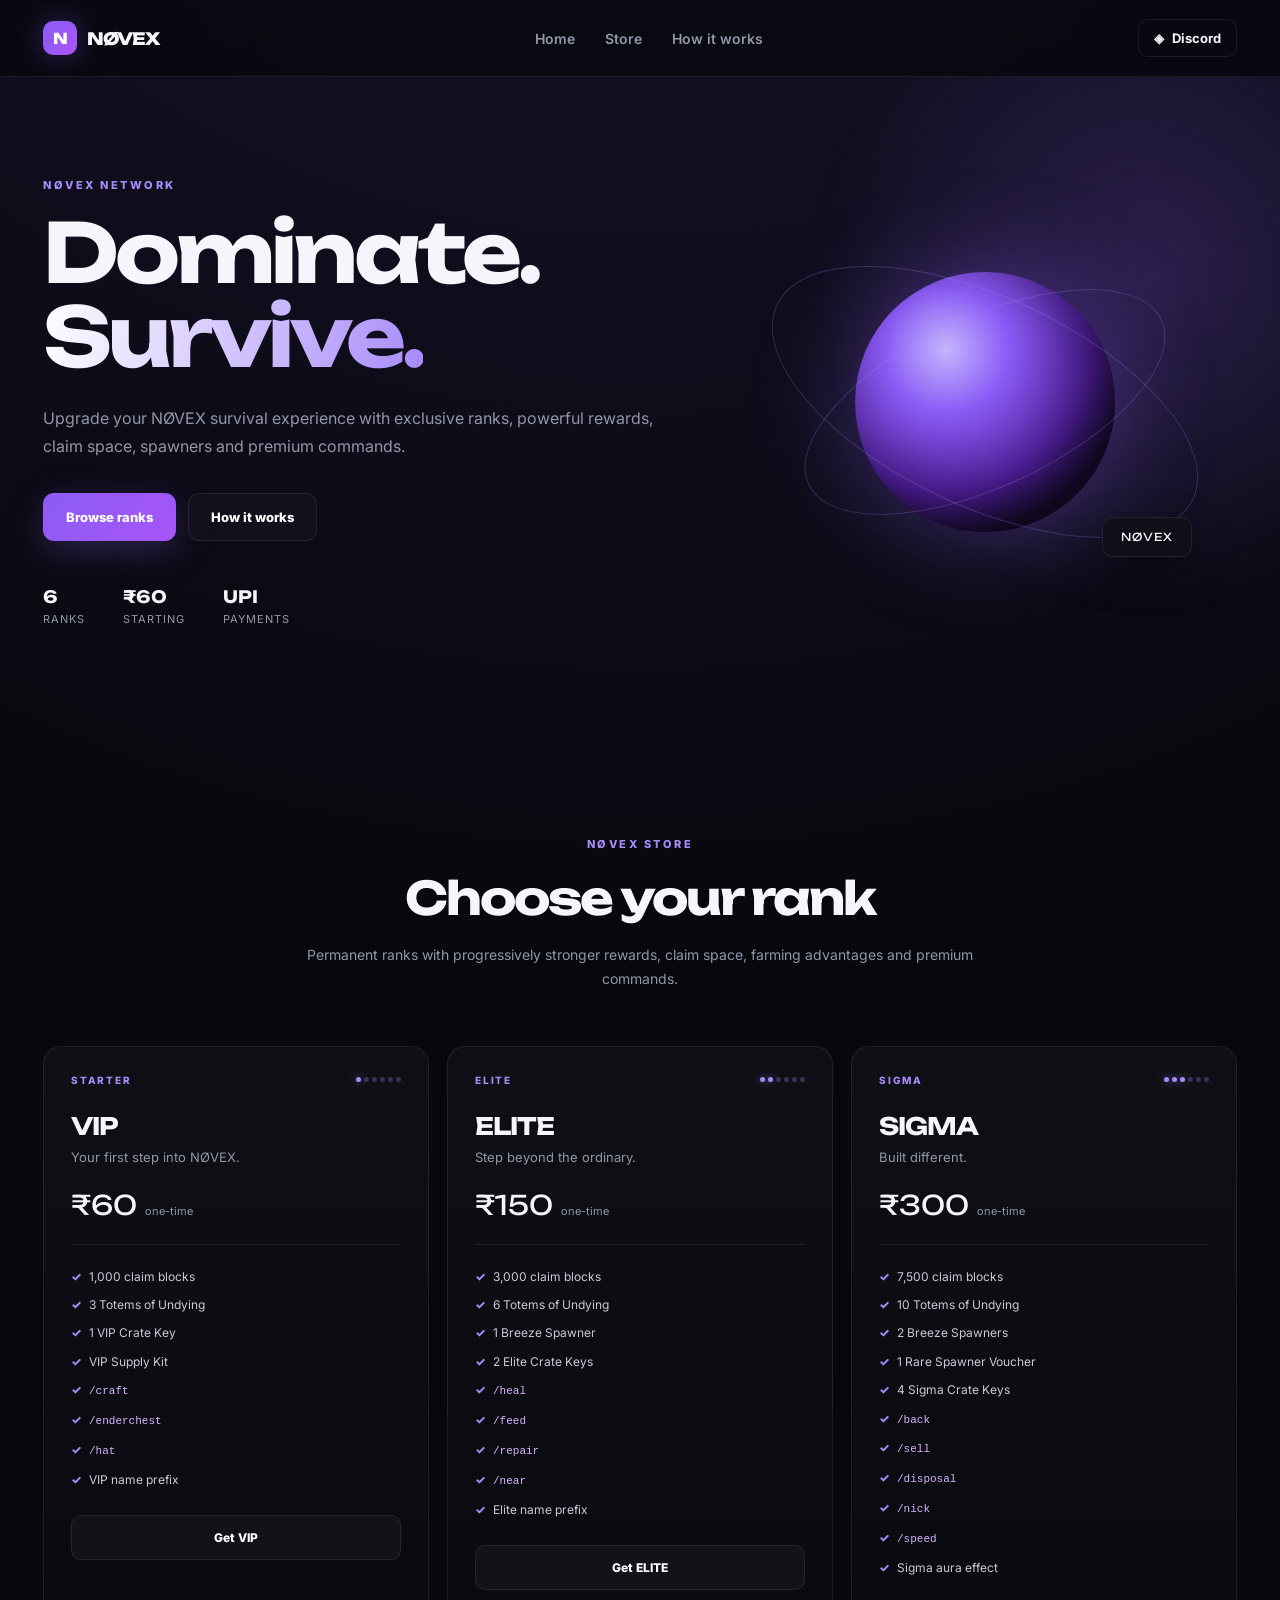
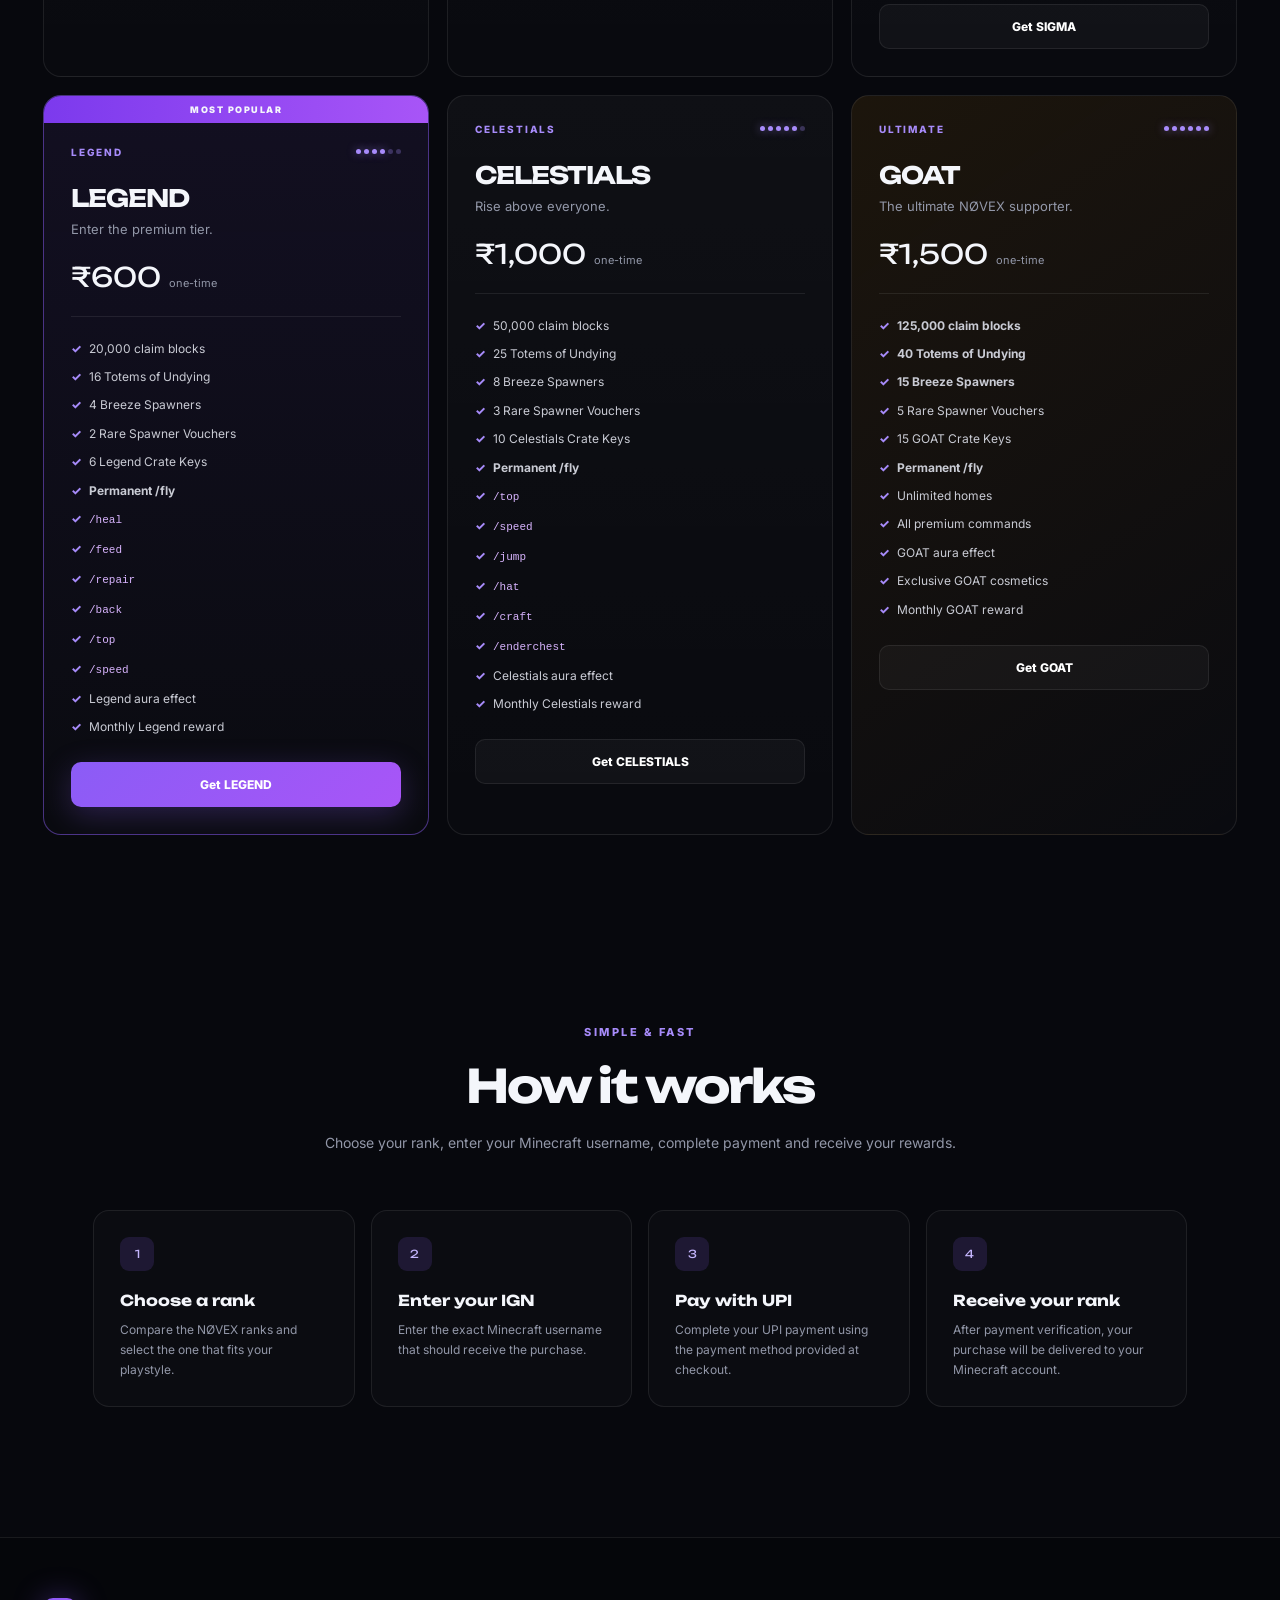
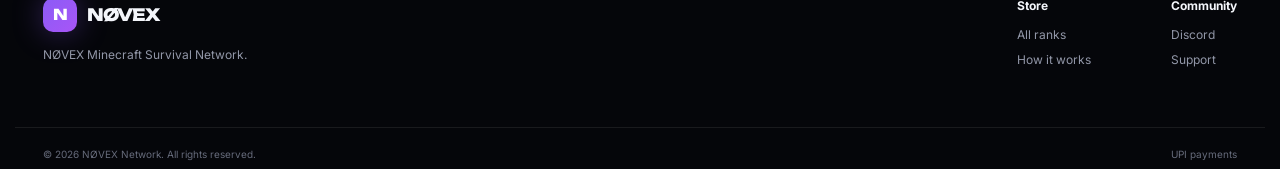
<file: index.html>
<!DOCTYPE html>
<html lang="en">

<head>
    <meta charset="UTF-8">
    <meta name="viewport" content="width=device-width, initial-scale=1.0">

    <title>NØVEX — Minecraft Store</title>

    <meta name="description"
        content="Official NØVEX Minecraft Store. Get exclusive survival ranks, claim blocks, spawners and premium rewards.">

    <link rel="preconnect" href="https://fonts.googleapis.com">
    <link rel="preconnect" href="https://fonts.gstatic.com" crossorigin>

    <link href="https://fonts.googleapis.com/css2?family=Unbounded:wght@500;600;700;800&family=Inter:wght@400;500;600;700&display=swap"
        rel="stylesheet">

    <link rel="stylesheet" href="style.css">
</head>

<body>

    <!-- NAVIGATION -->

    <header class="navbar">

        <div class="nav-inner">

            <a href="#home" class="logo">
                <span class="logo-mark">N</span>
                <span class="logo-word">NØVEX</span>
            </a>

            <nav class="nav-links">
                <a href="#home">Home</a>
                <a href="#store">Store</a>
                <a href="#how">How it works</a>
            </nav>

            <!-- Replace # with your Discord invite later -->

            <a href="#" class="nav-discord">
                <span>◈</span>
                Discord
            </a>

        </div>

    </header>


    <main>

        <!-- HERO -->

        <section id="home" class="hero">

            <div class="hero-glow"></div>

            <div class="hero-inner">

                <div class="hero-content">

                    <p class="eyebrow">NØVEX NETWORK</p>

                    <h1>
                        Dominate.<br>
                        <span>Survive.</span>
                    </h1>

                    <p class="hero-text">
                        Upgrade your NØVEX survival experience with exclusive
                        ranks, powerful rewards, claim space, spawners and
                        premium commands.
                    </p>

                    <div class="hero-actions">

                        <a href="#store" class="btn btn-primary">
                            Browse ranks
                        </a>

                        <a href="#how" class="btn btn-ghost">
                            How it works
                        </a>

                    </div>


                    <div class="hero-stats">

                        <div>
                            <strong>6</strong>
                            <span>Ranks</span>
                        </div>

                        <div>
                            <strong>₹60</strong>
                            <span>Starting</span>
                        </div>

                        <div>
                            <strong>UPI</strong>
                            <span>Payments</span>
                        </div>

                    </div>

                </div>


                <div class="hero-visual">

                    <div class="orb"></div>

                    <div class="ring ring-a"></div>

                    <div class="ring ring-b"></div>

                    <div class="badge-float">
                        NØVEX
                    </div>

                </div>

            </div>

        </section>


        <!-- STORE -->

        <section id="store" class="store-section">

            <div class="section-heading">

                <p class="eyebrow">NØVEX STORE</p>

                <h2>Choose your rank</h2>

                <p>
                    Permanent ranks with progressively stronger rewards,
                    claim space, farming advantages and premium commands.
                </p>

            </div>


            <div class="rank-grid">


                <!-- VIP -->

                <article class="rank-card" data-tier="1">

                    <div class="rank-head">

                        <span class="rank-tag">
                            STARTER
                        </span>

                        <div class="tier-bar">
                            <i></i>
                            <i></i>
                            <i></i>
                            <i></i>
                            <i></i>
                            <i></i>
                        </div>

                    </div>


                    <h3>VIP</h3>

                    <p class="rank-description">
                        Your first step into NØVEX.
                    </p>


                    <div class="price">
                        <span class="amount">₹60</span>
                        <span class="unit">one-time</span>
                    </div>


                    <ul class="perks">

                        <li>1,000 claim blocks</li>

                        <li>3 Totems of Undying</li>

                        <li>1 VIP Crate Key</li>

                        <li>VIP Supply Kit</li>

                        <li><code>/craft</code></li>

                        <li><code>/enderchest</code></li>

                        <li><code>/hat</code></li>

                        <li>VIP name prefix</li>

                    </ul>


                    <button
                        class="buy-button"
                        onclick="buyRank('VIP', 60)">

                        Get VIP

                    </button>

                </article>


                <!-- ELITE -->

                <article class="rank-card" data-tier="2">

                    <div class="rank-head">

                        <span class="rank-tag">
                            ELITE
                        </span>

                        <div class="tier-bar">
                            <i></i>
                            <i></i>
                            <i></i>
                            <i></i>
                            <i></i>
                            <i></i>
                        </div>

                    </div>


                    <h3>ELITE</h3>

                    <p class="rank-description">
                        Step beyond the ordinary.
                    </p>


                    <div class="price">
                        <span class="amount">₹150</span>
                        <span class="unit">one-time</span>
                    </div>


                    <ul class="perks">

                        <li>3,000 claim blocks</li>

                        <li>6 Totems of Undying</li>

                        <li>1 Breeze Spawner</li>

                        <li>2 Elite Crate Keys</li>

                        <li><code>/heal</code></li>

                        <li><code>/feed</code></li>

                        <li><code>/repair</code></li>

                        <li><code>/near</code></li>

                        <li>Elite name prefix</li>

                    </ul>


                    <button
                        class="buy-button"
                        onclick="buyRank('ELITE', 150)">

                        Get ELITE

                    </button>

                </article>


                <!-- SIGMA -->

                <article class="rank-card" data-tier="3">

                    <div class="rank-head">

                        <span class="rank-tag">
                            SIGMA
                        </span>

                        <div class="tier-bar">
                            <i></i>
                            <i></i>
                            <i></i>
                            <i></i>
                            <i></i>
                            <i></i>
                        </div>

                    </div>


                    <h3>SIGMA</h3>

                    <p class="rank-description">
                        Built different.
                    </p>


                    <div class="price">
                        <span class="amount">₹300</span>
                        <span class="unit">one-time</span>
                    </div>


                    <ul class="perks">

                        <li>7,500 claim blocks</li>

                        <li>10 Totems of Undying</li>

                        <li>2 Breeze Spawners</li>

                        <li>1 Rare Spawner Voucher</li>

                        <li>4 Sigma Crate Keys</li>

                        <li><code>/back</code></li>

                        <li><code>/sell</code></li>

                        <li><code>/disposal</code></li>

                        <li><code>/nick</code></li>

                        <li><code>/speed</code></li>

                        <li>Sigma aura effect</li>

                    </ul>


                    <button
                        class="buy-button"
                        onclick="buyRank('SIGMA', 300)">

                        Get SIGMA

                    </button>

                </article>


                <!-- LEGEND -->

                <article class="rank-card featured" data-tier="4">

                    <div class="popular">
                        MOST POPULAR
                    </div>


                    <div class="rank-head">

                        <span class="rank-tag">
                            LEGEND
                        </span>

                        <div class="tier-bar">
                            <i></i>
                            <i></i>
                            <i></i>
                            <i></i>
                            <i></i>
                            <i></i>
                        </div>

                    </div>


                    <h3>LEGEND</h3>

                    <p class="rank-description">
                        Enter the premium tier.
                    </p>


                    <div class="price">
                        <span class="amount">₹600</span>
                        <span class="unit">one-time</span>
                    </div>


                    <ul class="perks">

                        <li>20,000 claim blocks</li>

                        <li>16 Totems of Undying</li>

                        <li>4 Breeze Spawners</li>

                        <li>2 Rare Spawner Vouchers</li>

                        <li>6 Legend Crate Keys</li>

                        <li><strong>Permanent /fly</strong></li>

                        <li><code>/heal</code></li>

                        <li><code>/feed</code></li>

                        <li><code>/repair</code></li>

                        <li><code>/back</code></li>

                        <li><code>/top</code></li>

                        <li><code>/speed</code></li>

                        <li>Legend aura effect</li>

                        <li>Monthly Legend reward</li>

                    </ul>


                    <button
                        class="buy-button primary"
                        onclick="buyRank('LEGEND', 600)">

                        Get LEGEND

                    </button>

                </article>


                <!-- CELESTIALS -->

                <article class="rank-card" data-tier="5">

                    <div class="rank-head">

                        <span class="rank-tag">
                            CELESTIALS
                        </span>

                        <div class="tier-bar">
                            <i></i>
                            <i></i>
                            <i></i>
                            <i></i>
                            <i></i>
                            <i></i>
                        </div>

                    </div>


                    <h3>CELESTIALS</h3>

                    <p class="rank-description">
                        Rise above everyone.
                    </p>


                    <div class="price">
                        <span class="amount">₹1,000</span>
                        <span class="unit">one-time</span>
                    </div>


                    <ul class="perks">

                        <li>50,000 claim blocks</li>

                        <li>25 Totems of Undying</li>

                        <li>8 Breeze Spawners</li>

                        <li>3 Rare Spawner Vouchers</li>

                        <li>10 Celestials Crate Keys</li>

                        <li><strong>Permanent /fly</strong></li>

                        <li><code>/top</code></li>

                        <li><code>/speed</code></li>

                        <li><code>/jump</code></li>

                        <li><code>/hat</code></li>

                        <li><code>/craft</code></li>

                        <li><code>/enderchest</code></li>

                        <li>Celestials aura effect</li>

                        <li>Monthly Celestials reward</li>

                    </ul>


                    <button
                        class="buy-button"
                        onclick="buyRank('CELESTIALS', 1000)">

                        Get CELESTIALS

                    </button>

                </article>


                <!-- GOAT -->

                <article class="rank-card goat" data-tier="6">

                    <div class="rank-head">

                        <span class="rank-tag">
                            ULTIMATE
                        </span>

                        <div class="tier-bar">
                            <i></i>
                            <i></i>
                            <i></i>
                            <i></i>
                            <i></i>
                            <i></i>
                        </div>

                    </div>


                    <h3>GOAT</h3>

                    <p class="rank-description">
                        The ultimate NØVEX supporter.
                    </p>


                    <div class="price">
                        <span class="amount">₹1,500</span>
                        <span class="unit">one-time</span>
                    </div>


                    <ul class="perks">

                        <li><strong>125,000 claim blocks</strong></li>

                        <li><strong>40 Totems of Undying</strong></li>

                        <li><strong>15 Breeze Spawners</strong></li>

                        <li>5 Rare Spawner Vouchers</li>

                        <li>15 GOAT Crate Keys</li>

                        <li><strong>Permanent /fly</strong></li>

                        <li>Unlimited homes</li>

                        <li>All premium commands</li>

                        <li>GOAT aura effect</li>

                        <li>Exclusive GOAT cosmetics</li>

                        <li>Monthly GOAT reward</li>

                    </ul>


                    <button
                        class="buy-button"
                        onclick="buyRank('GOAT', 1500)">

                        Get GOAT

                    </button>

                </article>


            </div>

        </section>


        <!-- HOW IT WORKS -->

        <section id="how" class="how-section">

            <div class="section-heading">

                <p class="eyebrow">SIMPLE & FAST</p>

                <h2>How it works</h2>

                <p>
                    Choose your rank, enter your Minecraft username,
                    complete payment and receive your rewards.
                </p>

            </div>


            <ol class="steps">

                <li class="step">

                    <span class="step-num">1</span>

                    <h3>Choose a rank</h3>

                    <p>
                        Compare the NØVEX ranks and select the one
                        that fits your playstyle.
                    </p>

                </li>


                <li class="step">

                    <span class="step-num">2</span>

                    <h3>Enter your IGN</h3>

                    <p>
                        Enter the exact Minecraft username
                        that should receive the purchase.
                    </p>

                </li>


                <li class="step">

                    <span class="step-num">3</span>

                    <h3>Pay with UPI</h3>

                    <p>
                        Complete your UPI payment using the
                        payment method provided at checkout.
                    </p>

                </li>


                <li class="step">

                    <span class="step-num">4</span>

                    <h3>Receive your rank</h3>

                    <p>
                        After payment verification, your purchase
                        will be delivered to your Minecraft account.
                    </p>

                </li>

            </ol>

        </section>

    </main>


    <!-- FOOTER -->

    <footer>

        <div class="footer-inner">

            <div class="footer-brand">

                <a href="#home" class="logo">

                    <span class="logo-mark">N</span>

                    <span class="logo-word">
                        NØVEX
                    </span>

                </a>

                <p>
                    NØVEX Minecraft Survival Network.
                </p>

            </div>


            <div class="footer-links">

                <div>

                    <h4>Store</h4>

                    <a href="#store">
                        All ranks
                    </a>

                    <a href="#how">
                        How it works
                    </a>

                </div>


                <div>

                    <h4>Community</h4>

                    <a href="#">
                        Discord
                    </a>

                    <a href="#">
                        Support
                    </a>

                </div>

            </div>

        </div>


        <div class="footer-bottom">

            <p>
                © 2026 NØVEX Network. All rights reserved.
            </p>

            <p class="secure-note">
                UPI payments
            </p>

        </div>

    </footer>


    <!-- PURCHASE MODAL -->

    <div class="modal-backdrop" id="modalBackdrop">

        <div
            class="modal"
            role="dialog"
            aria-modal="true"
            aria-labelledby="modalTitle">

            <button
                class="modal-close"
                id="modalClose"
                aria-label="Close">

                ✕

            </button>


            <p
                class="modal-eyebrow"
                id="modalRankTag">

                RANK

            </p>


            <h3 id="modalTitle">

                Get
                <span id="modalRankName">
                    Rank
                </span>

            </h3>


            <p
                class="modal-price"
                id="modalPrice">

                ₹0

            </p>


            <label
                class="modal-label"
                for="ignInput">

                Minecraft username (IGN)

            </label>


            <input
                id="ignInput"
                class="modal-input"
                type="text"
                placeholder="e.g. Steve_YT"
                autocomplete="off"
                maxlength="16">


            <p
                class="modal-error"
                id="modalError">

                Enter the exact username you use to join the server.

            </p>


            <button
                class="btn btn-primary modal-submit"
                id="modalSubmit">

                Continue to payment

            </button
<div id="paymentSection" style="display: none;">

    <div style="text-align: center; margin: 20px 0;">

        <h4>Pay via UPI</h4>

   <img
    src="upi-qr.gif"
    alt="UPI QR Code"
    style="
        width: 320px;
        height: 320px;
        max-width: 90%;
        object-fit: contain;
        border-radius: 12px;
        margin: 20px auto;
        display: block;
        image-rendering: auto;
    ">
        <p>
            Scan the QR code and pay
            <strong id="paymentAmount">₹0</strong>
        </p>

    </div>


    <label
        class="modal-label"
        for="utrInput">

        UTR / Transaction ID

    </label>

    <input
        id="utrInput"
        class="modal-input"
        type="text"
        placeholder="Enter your UTR / Transaction ID"
        autocomplete="off"
        maxlength="50">


    <p
        class="modal-error"
        id="paymentError">

        Please enter your UTR / Transaction ID.

    </p>


    <button
        class="btn btn-primary modal-submit"
        id="paymentSubmit">

        I've Completed Payment

    </button>

</div>
                
            <p class="modal-hint">

                Payment options will appear at checkout.

            </p>

        </div>

    </div>
    
    <script src="script.js"></script>

</body>

</html>
</file>
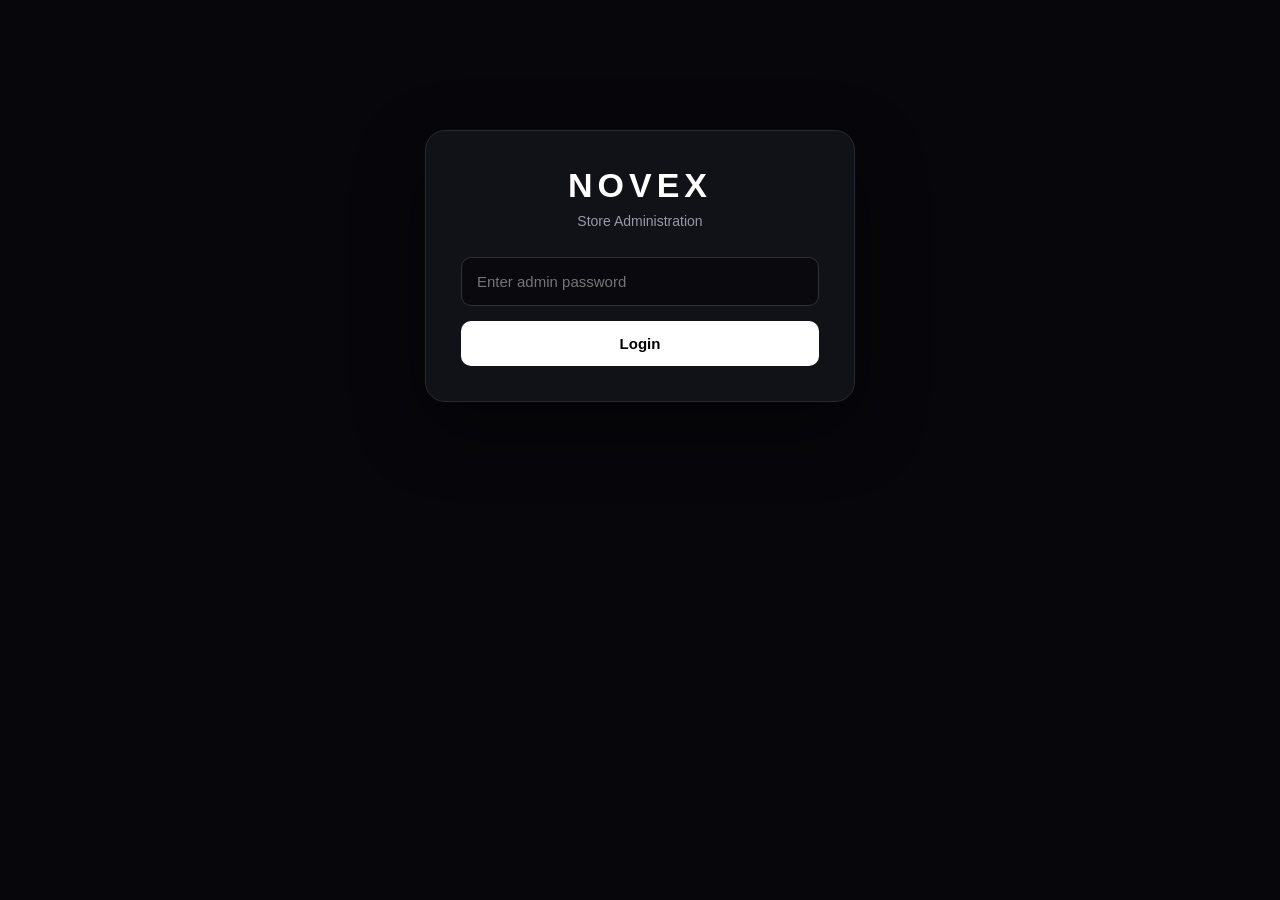
<file: admin.html>
<!DOCTYPE html>
<html lang="en">

<head>

    <meta charset="UTF-8">

    <meta
        name="viewport"
        content="width=device-width, initial-scale=1.0">

    <title>NOVEX Admin Panel</title>


    <style>

        * {
            box-sizing: border-box;
        }

        body {

            margin: 0;

            min-height: 100vh;

            background: #07070b;

            color: #ffffff;

            font-family:
                Arial,
                Helvetica,
                sans-serif;

            padding: 30px 16px;

        }


        .container {

            width: 100%;

            max-width: 1100px;

            margin: auto;

        }


        /* =========================
           LOGIN
        ========================= */

        .login-card {

            width: 100%;

            max-width: 430px;

            margin: 100px auto;

            padding: 35px;

            background: #111118;

            border: 1px solid #292936;

            border-radius: 20px;

            text-align: center;

            box-shadow:
                0 25px 70px
                rgba(0,0,0,.45);

        }


        .logo {

            font-size: 34px;

            font-weight: 900;

            letter-spacing: 5px;

            margin-bottom: 8px;

        }


        .subtitle {

            color: #9999a8;

            font-size: 14px;

            margin-bottom: 28px;

        }


        .input {

            width: 100%;

            padding: 15px;

            border-radius: 10px;

            border: 1px solid #30303c;

            background: #09090e;

            color: white;

            font-size: 15px;

            outline: none;

        }


        .input:focus {

            border-color: #7777ff;

        }


        .login-button {

            width: 100%;

            margin-top: 15px;

            padding: 14px;

            border: none;

            border-radius: 10px;

            background: white;

            color: black;

            font-size: 15px;

            font-weight: 800;

            cursor: pointer;

        }


        .login-button:hover {

            opacity: .88;

        }


        .login-button:disabled {

            opacity: .5;

            cursor: wait;

        }


        .error {

            display: none;

            margin-top: 15px;

            color: #ff7070;

            font-size: 14px;

            line-height: 1.5;

        }


        /* =========================
           DASHBOARD
        ========================= */

        .dashboard {

            display: none;

        }


        .topbar {

            display: flex;

            justify-content: space-between;

            align-items: center;

            gap: 15px;

            flex-wrap: wrap;

            margin-bottom: 25px;

        }


        .title {

            font-size: 30px;

            font-weight: 900;

        }


        .top-buttons {

            display: flex;

            gap: 10px;

        }


        button {

            cursor: pointer;

        }


        .refresh-button,
        .logout-button {

            padding: 12px 18px;

            border-radius: 10px;

            border: none;

            font-weight: 800;

        }


        .refresh-button {

            background: white;

            color: black;

        }


        .logout-button {

            background: #24242e;

            color: white;

        }


        /* =========================
           STATS
        ========================= */

        .stats {

            display: grid;

            grid-template-columns:
                repeat(3, 1fr);

            gap: 15px;

            margin-bottom: 25px;

        }


        .stat {

            padding: 22px;

            background: #111118;

            border: 1px solid #292936;

            border-radius: 15px;

        }


        .stat-label {

            color: #9999a8;

            font-size: 13px;

        }


        .stat-number {

            font-size: 32px;

            font-weight: 900;

            margin-top: 8px;

        }


        /* =========================
           ORDERS
        ========================= */

        .orders {

            display: flex;

            flex-direction: column;

            gap: 15px;

        }


        .order {

            padding: 20px;

            background: #111118;

            border: 1px solid #292936;

            border-radius: 15px;

        }


        .order-header {

            display: flex;

            justify-content: space-between;

            align-items: center;

            gap: 10px;

            flex-wrap: wrap;

            margin-bottom: 16px;

        }


        .order-id {

            font-size: 17px;

            font-weight: 900;

        }


        .status {

            padding: 7px 12px;

            border-radius: 999px;

            font-size: 12px;

            font-weight: 900;

        }


        .pending {

            background: #3b3000;

            color: #ffd43b;

        }


        .approved {

            background: #06351d;

            color: #55e38b;

        }


        .rejected {

            background: #3c0b0b;

            color: #ff7777;

        }


        .details {

            display: grid;

            grid-template-columns:
                repeat(2, 1fr);

            gap: 10px;

        }


        .detail {

            padding: 13px;

            background: #0b0b10;

            border-radius: 10px;

            color: #ddddE5;

            word-break: break-word;

        }


        .detail-label {

            display: block;

            color: #888896;

            font-size: 11px;

            text-transform: uppercase;

            margin-bottom: 5px;

        }


        .actions {

            display: flex;

            gap: 10px;

            margin-top: 18px;

        }


        .approve-button,
        .reject-button {

            padding: 12px 18px;

            border: none;

            border-radius: 9px;

            font-weight: 800;

        }


        .approve-button {

            background: #1d9c58;

            color: white;

        }


        .reject-button {

            background: #b83333;

            color: white;

        }


        .empty,
        .loading {

            padding: 50px 20px;

            text-align: center;

            color: #888896;

            background: #111118;

            border: 1px solid #292936;

            border-radius: 15px;

        }


        @media (max-width: 700px) {

            .stats {

                grid-template-columns: 1fr;

            }


            .details {

                grid-template-columns: 1fr;

            }


            .actions {

                flex-direction: column;

            }


            .approve-button,
            .reject-button {

                width: 100%;

            }

        }

    </style>

</head>


<body>


<div class="container">


    <!-- ==================================
         LOGIN SCREEN
    =================================== -->

    <div
        class="login-card"
        id="loginCard">


        <div class="logo">
            NOVEX
        </div>


        <div class="subtitle">
            Store Administration
        </div>


        <input
            class="input"
            id="passwordInput"
            type="password"
            placeholder="Enter admin password"
            autocomplete="current-password">


        <button
            class="login-button"
            id="loginButton">

            Login

        </button>


        <div
            class="error"
            id="loginError">

        </div>


    </div>



    <!-- ==================================
         ADMIN DASHBOARD
    =================================== -->

    <div
        class="dashboard"
        id="dashboard">


        <div class="topbar">


            <div>

                <div class="title">
                    NOVEX Admin
                </div>

                <div class="subtitle">
                    Store Order Management
                </div>

            </div>


            <div class="top-buttons">


                <button
                    class="refresh-button"
                    id="refreshButton">

                    ↻ Refresh

                </button>


                <button
                    class="logout-button"
                    id="logoutButton">

                    Logout

                </button>


            </div>


        </div>



        <!-- ==================================
             STATISTICS
        =================================== -->

        <div class="stats">


            <div class="stat">

                <div class="stat-label">
                    Total Orders
                </div>

                <div
                    class="stat-number"
                    id="totalOrders">

                    0

                </div>

            </div>


            <div class="stat">

                <div class="stat-label">
                    Pending Orders
                </div>

                <div
                    class="stat-number"
                    id="pendingOrders">

                    0

                </div>

            </div>


            <div class="stat">

                <div class="stat-label">
                    Approved Orders
                </div>

                <div
                    class="stat-number"
                    id="approvedOrders">

                    0

                </div>

            </div>


        </div>



        <!-- ==================================
             ORDERS
        =================================== -->

        <div
            class="orders"
            id="orders">

            <div class="loading">
                Loading orders...
            </div>

        </div>


    </div>


</div>



<script>


/* =========================================
   CONFIGURATION
========================================= */


const API_URL =
    "https://novex-store-api.jainprathmesh031.workers.dev";


/* =========================================
   ADMIN PASSWORD
========================================= */


let adminPassword = "";


/* =========================================
   ELEMENTS
========================================= */


const loginCard =
    document.getElementById(
        "loginCard"
    );


const dashboard =
    document.getElementById(
        "dashboard"
    );


const passwordInput =
    document.getElementById(
        "passwordInput"
    );


const loginButton =
    document.getElementById(
        "loginButton"
    );


const loginError =
    document.getElementById(
        "loginError"
    );


const refreshButton =
    document.getElementById(
        "refreshButton"
    );


const logoutButton =
    document.getElementById(
        "logoutButton"
    );


const ordersContainer =
    document.getElementById(
        "orders"
    );


/* =========================================
   LOGIN BUTTON
========================================= */


loginButton.addEventListener(
    "click",
    login
);


/* =========================================
   ENTER KEY LOGIN
========================================= */


passwordInput.addEventListener(
    "keydown",
    function(event) {

        if (
            event.key === "Enter"
        ) {

            login();

        }

    }
);


/* =========================================
   LOGIN
========================================= */


async function login() {


    const password =
        passwordInput.value;


    if (!password) {

        showLoginError(
            "Please enter your admin password."
        );

        return;

    }


    adminPassword =
        password;


    loginButton.disabled =
        true;


    loginButton.textContent =
        "Checking...";


    hideLoginError();


    const success =
        await loadOrders();


    loginButton.disabled =
        false;


    loginButton.textContent =
        "Login";


    if (success) {


        loginCard.style.display =
            "none";


        dashboard.style.display =
            "block";


    } else {


        adminPassword =
            "";


    }

}


/* =========================================
   LOAD ORDERS
========================================= */


async function loadOrders() {


    console.log(
        "================================"
    );


    console.log(
        "NOVEX ADMIN: Loading orders"
    );


    console.log(
        "Password present:",
        adminPassword.length > 0
    );


    console.log(
        "API:",
        API_URL
    );


    try {


        const response =
            await fetch(
                API_URL +
                "/api/admin/orders",
                {

                    method: "GET",

                    cache: "no-store",

                    headers: {

                        "X-Admin-Password":
                            adminPassword,

                        "Accept":
                            "application/json"

                    }

                }
            );


        console.log(
            "HTTP status:",
            response.status
        );


        const responseText =
            await response.text();


        console.log(
            "API response:",
            responseText
        );


        let data;


        try {

            data =
                JSON.parse(
                    responseText
                );

        } catch (jsonError) {


            showLoginError(
                "The API returned an invalid response. Check the browser Console."
            );


            console.error(
                "JSON ERROR:",
                jsonError
            );


            return false;

        }


        /* =============================
           SUCCESS
        ============================= */


        if (
            response.ok &&
            data.success
        ) {


            console.log(
                "ADMIN LOGIN SUCCESS"
            );


            displayOrders(
                Array.isArray(
                    data.orders
                )
                    ? data.orders
                    : []
            );


            return true;

        }


        /* =============================
           UNAUTHORIZED
        ============================= */


        if (
            response.status === 401
        ) {


            showLoginError(
                "Password rejected by the Worker. Check that ADMIN_PASSWORD is the exact secret used by this Worker."
            );


            console.error(
                "Worker returned 401 Unauthorized."
            );


            return false;

        }


        /* =============================
           OTHER API ERROR
        ============================= */


        showLoginError(
            "API error (" +
            response.status +
            "): " +
            (
                data.error ||
                "Unknown error."
            )
        );


        console.error(
            "API ERROR:",
            data
        );


        return false;


    } catch (error) {


        console.error(
            "FETCH ERROR:",
            error
        );


        showLoginError(
            "Could not connect to the NOVEX API. Check the browser Console."
        );


        return false;

    }

}


/* =========================================
   DISPLAY ORDERS
========================================= */


function displayOrders(
    orders
) {


    const total =
        orders.length;


    const pending =
        orders.filter(
            function(order) {

                return String(
                    order.status
                ).toUpperCase()
                === "PENDING";

            }
        ).length;


    const approved =
        orders.filter(
            function(order) {

                return String(
                    order.status
                ).toUpperCase()
                === "APPROVED";

            }
        ).length;


    document
        .getElementById(
            "totalOrders"
        )
        .textContent =
            total;


    document
        .getElementById(
            "pendingOrders"
        )
        .textContent =
            pending;


    document
        .getElementById(
            "approvedOrders"
        )
        .textContent =
            approved;


    if (
        orders.length === 0
    ) {


        ordersContainer.innerHTML = `

            <div class="empty">

                No orders found.

            </div>

        `;


        return;

    }


    ordersContainer.innerHTML =
        orders
            .map(
                createOrderHTML
            )
            .join("");


}


/* =========================================
   CREATE ORDER HTML
========================================= */


function createOrderHTML(
    order
) {


    const status =
        String(
            order.status ||
            "PENDING"
        ).toUpperCase();


    let statusClass =
        "pending";


    if (
        status === "APPROVED"
    ) {

        statusClass =
            "approved";

    }


    if (
        status === "REJECTED"
    ) {

        statusClass =
            "rejected";

    }


    let actions =
        "";


    if (
        status === "PENDING"
    ) {


        actions = `

            <div class="actions">

                <button
                    class="approve-button"
                    onclick="approveOrder(
                        '${escapeHTML(
                            order.order_id
                        )}'
                    )">

                    ✓ Approve Order

                </button>


                <button
                    class="reject-button"
                    onclick="rejectOrder(
                        '${escapeHTML(
                            order.order_id
                        )}'
                    )">

                    ✕ Reject Order

                </button>

            </div>

        `;

    }


    return `

        <div class="order">


            <div class="order-header">

                <div class="order-id">

                    ${escapeHTML(
                        order.order_id ||
                        "Unknown Order"
                    )}

                </div>


                <div
                    class="status ${statusClass}">

                    ${escapeHTML(
                        status
                    )}

                </div>

            </div>



            <div class="details">


                <div class="detail">

                    <span class="detail-label">
                        Minecraft IGN
                    </span>

                    ${escapeHTML(
                        order.minecraft_ign ||
                        order.ign ||
                        "-"
                    )}

                </div>


                <div class="detail">

                    <span class="detail-label">
                        Rank
                    </span>

                    ${escapeHTML(
                        order.rank ||
                        "-"
                    )}

                </div>


                <div class="detail">

                    <span class="detail-label">
                        Amount
                    </span>

                    ₹${escapeHTML(
                        String(
                            order.amount ??
                            order.price ??
                            "-"
                        )
                    )}

                </div>


                <div class="detail">

                    <span class="detail-label">
                        UTR / Transaction ID
                    </span>

                    ${escapeHTML(
                        order.utr ||
                        order.transaction_id ||
                        "-"
                    )}

                </div>


                <div class="detail">

                    <span class="detail-label">
                        Created
                    </span>

                    ${escapeHTML(
                        order.created_at ||
                        "-"
                    )}

                </div>


            </div>


            ${actions}


        </div>

    `;

}


/* =========================================
   APPROVE ORDER
========================================= */


async function approveOrder(
    orderId
) {


    const confirmed =
        confirm(
            "Are you sure you want to APPROVE this order?"
        );


    if (!confirmed) {

        return;

    }


    await updateOrder(
        "/api/admin/approve",
        orderId
    );

}


/* =========================================
   REJECT ORDER
========================================= */


async function rejectOrder(
    orderId
) {


    const confirmed =
        confirm(
            "Are you sure you want to REJECT this order?"
        );


    if (!confirmed) {

        return;

    }


    await updateOrder(
        "/api/admin/reject",
        orderId
    );

}


/* =========================================
   UPDATE ORDER
========================================= */


async function updateOrder(
    endpoint,
    orderId
) {


    try {


        console.log(
            "Updating order:",
            orderId
        );


        const response =
            await fetch(
                API_URL +
                endpoint,
                {

                    method: "POST",

                    cache: "no-store",

                    headers: {

                        "Content-Type":
                            "application/json",

                        "X-Admin-Password":
                            adminPassword,

                        "Accept":
                            "application/json"

                    },

                    body:
                        JSON.stringify({

                            order_id:
                                orderId

                        })

                }
            );


        const text =
            await response.text();


        console.log(
            "Update response:",
            response.status,
            text
        );


        let data;


        try {

            data =
                JSON.parse(text);

        } catch (error) {

            alert(
                "Server returned an invalid response."
            );

            return;

        }


        if (
            !response.ok ||
            !data.success
        ) {


            alert(
                data.error ||
                "Could not update order."
            );


            return;

        }


        alert(
            data.message ||
            "Order updated successfully."
        );


        await loadOrders();


    } catch (error) {


        console.error(
            "UPDATE ERROR:",
            error
        );


        alert(
            "Could not connect to the NOVEX API."
        );

    }

}


/* =========================================
   REFRESH
========================================= */


refreshButton.addEventListener(
    "click",
    async function() {

        refreshButton.disabled =
            true;


        refreshButton.textContent =
            "Loading...";


        await loadOrders();


        refreshButton.disabled =
            false;


        refreshButton.textContent =
            "↻ Refresh";

    }
);


/* =========================================
   LOGOUT
========================================= */


logoutButton.addEventListener(
    "click",
    function() {


        adminPassword =
            "";


        dashboard.style.display =
            "none";


        loginCard.style.display =
            "block";


        passwordInput.value =
            "";


        hideLoginError();


        passwordInput.focus();

    }
);


/* =========================================
   LOGIN ERROR
========================================= */


function showLoginError(
    message
) {


    loginError.textContent =
        message;


    loginError.style.display =
        "block";

}


/* =========================================
   HIDE LOGIN ERROR
========================================= */


function hideLoginError() {


    loginError.textContent =
        "";


    loginError.style.display =
        "none";

}


/* =========================================
   HTML SECURITY
========================================= */


function escapeHTML(
    value
) {


    return String(
        value ?? ""
    )

        .replace(
            /&/g,
            "&amp;"
        )

        .replace(
            /</g,
            "&lt;"
        )

        .replace(
            />/g,
            "&gt;"
        )

        .replace(
            /"/g,
            "&quot;"
        )

        .replace(
            /'/g,
            "&#039;"
        );

}


/* =========================================
   STARTUP
========================================= */


console.log(
    "NOVEX ADMIN PANEL LOADED"
);


console.log(
    "API URL:",
    API_URL
);


</script>


</body>

</html>
</file>
<file: style.css>
* {
    box-sizing: border-box;
    margin: 0;
    padding: 0;
}

:root {
    --bg: #07080d;
    --bg-soft: #0c0e15;
    --card: #10121a;
    --card-hover: #141722;
    --border: rgba(255,255,255,0.08);
    --text: #f4f6fb;
    --muted: #9297a8;
    --accent: #8b5cf6;
    --accent-2: #a855f7;
    --white: #ffffff;
}

html {
    scroll-behavior: smooth;
}

body {
    background:
        radial-gradient(circle at 50% -20%, rgba(139,92,246,0.16), transparent 40%),
        var(--bg);

    color: var(--text);

    font-family: "Inter", sans-serif;

    min-height: 100vh;

    overflow-x: hidden;
}

a {
    color: inherit;
    text-decoration: none;
}

button,
input {
    font: inherit;
}


/* NAVBAR */

.navbar {
    position: sticky;
    top: 0;

    z-index: 100;

    width: 100%;

    background: rgba(7,8,13,0.78);

    backdrop-filter: blur(18px);

    border-bottom: 1px solid var(--border);
}

.nav-inner {
    max-width: 1250px;

    margin: auto;

    min-height: 76px;

    padding: 0 28px;

    display: flex;

    align-items: center;

    justify-content: space-between;

    gap: 30px;
}

.logo {
    display: flex;

    align-items: center;

    gap: 10px;

    font-family: "Unbounded", sans-serif;

    font-weight: 800;

    letter-spacing: -1px;
}

.logo-mark {
    width: 34px;

    height: 34px;

    display: grid;

    place-items: center;

    border-radius: 10px;

    background: linear-gradient(
        135deg,
        var(--accent),
        var(--accent-2)
    );

    color: white;

    font-size: 15px;

    box-shadow:
        0 0 30px rgba(139,92,246,0.35);
}

.logo-word {
    font-size: 17px;
}

.nav-links {
    display: flex;

    gap: 30px;

    color: var(--muted);

    font-size: 14px;

    font-weight: 600;
}

.nav-links a {
    transition: 0.2s ease;
}

.nav-links a:hover {
    color: white;
}

.nav-discord {
    display: flex;

    align-items: center;

    gap: 8px;

    padding: 10px 15px;

    border: 1px solid var(--border);

    border-radius: 10px;

    font-size: 13px;

    font-weight: 700;

    transition: 0.2s ease;
}

.nav-discord:hover {
    background: rgba(255,255,255,0.06);

    border-color: rgba(255,255,255,0.16);
}


/* HERO */

.hero {
    position: relative;

    min-height: 650px;

    display: flex;

    align-items: center;

    overflow: hidden;
}

.hero-glow {
    position: absolute;

    width: 700px;

    height: 700px;

    right: -220px;

    top: -150px;

    border-radius: 50%;

    background: radial-gradient(
        circle,
        rgba(139,92,246,0.23),
        transparent 68%
    );

    filter: blur(10px);

    pointer-events: none;
}

.hero-inner {
    width: 100%;

    max-width: 1250px;

    margin: auto;

    padding: 90px 28px;

    display: grid;

    grid-template-columns: 1fr 0.8fr;

    align-items: center;

    gap: 60px;
}

.eyebrow {
    color: #a78bfa;

    font-size: 11px;

    font-weight: 800;

    letter-spacing: 2.5px;

    text-transform: uppercase;

    margin-bottom: 18px;
}

.hero h1 {
    font-family: "Unbounded", sans-serif;

    font-size: clamp(48px, 7vw, 82px);

    line-height: 1.03;

    letter-spacing: -4px;
}

.hero h1 span {
    background: linear-gradient(
        100deg,
        #ffffff,
        #a78bfa
    );

    -webkit-background-clip: text;

    background-clip: text;

    color: transparent;
}

.hero-text {
    max-width: 610px;

    margin-top: 25px;

    color: var(--muted);

    font-size: 16px;

    line-height: 1.8;
}

.hero-actions {
    display: flex;

    gap: 12px;

    margin-top: 32px;
}

.btn {
    display: inline-flex;

    align-items: center;

    justify-content: center;

    min-height: 48px;

    padding: 0 22px;

    border-radius: 11px;

    font-size: 13px;

    font-weight: 800;

    cursor: pointer;

    border: 1px solid transparent;

    transition: 0.2s ease;
}

.btn-primary {
    color: white;

    background: linear-gradient(
        135deg,
        var(--accent),
        var(--accent-2)
    );

    box-shadow:
        0 10px 35px rgba(139,92,246,0.25);
}

.btn-primary:hover {
    transform: translateY(-2px);

    box-shadow:
        0 15px 45px rgba(139,92,246,0.38);
}

.btn-ghost {
    border-color: var(--border);

    color: white;

    background: rgba(255,255,255,0.025);
}

.btn-ghost:hover {
    background: rgba(255,255,255,0.07);
}

.hero-stats {
    display: flex;

    gap: 38px;

    margin-top: 45px;
}

.hero-stats div {
    display: flex;

    flex-direction: column;

    gap: 5px;
}

.hero-stats strong {
    font-family: "Unbounded", sans-serif;

    font-size: 17px;
}

.hero-stats span {
    color: var(--muted);

    font-size: 11px;

    text-transform: uppercase;

    letter-spacing: 1px;
}


/* HERO VISUAL */

.hero-visual {
    position: relative;

    min-height: 420px;

    display: grid;

    place-items: center;
}

.orb {
    width: 260px;

    height: 260px;

    border-radius: 50%;

    background:
        radial-gradient(
            circle at 35% 30%,
            #c4b5fd,
            #8b5cf6 25%,
            #4c1d95 58%,
            #160b2c 75%
        );

    box-shadow:
        0 0 100px rgba(139,92,246,0.42),
        inset -25px -25px 60px rgba(0,0,0,0.35);

    animation: float 5s ease-in-out infinite;
}

.ring {
    position: absolute;

    border: 1px solid rgba(167,139,250,0.25);

    border-radius: 50%;

    transform: rotate(-25deg);
}

.ring-a {
    width: 390px;

    height: 170px;
}

.ring-b {
    width: 460px;

    height: 210px;

    transform: rotate(25deg);
}

.badge-float {
    position: absolute;

    bottom: 55px;

    right: 45px;

    padding: 12px 18px;

    border-radius: 10px;

    background: rgba(15,16,24,0.9);

    border: 1px solid var(--border);

    font-family: "Unbounded", sans-serif;

    font-size: 11px;

    letter-spacing: 1px;

    box-shadow: 0 15px 40px rgba(0,0,0,0.4);
}

@keyframes float {
    0%, 100% {
        transform: translateY(0);
    }

    50% {
        transform: translateY(-12px);
    }
}


/* STORE */

.store-section {
    max-width: 1250px;

    margin: auto;

    padding: 110px 28px;
}

.section-heading {
    max-width: 720px;

    margin: 0 auto 55px;

    text-align: center;
}

.section-heading h2 {
    font-family: "Unbounded", sans-serif;

    font-size: clamp(30px, 5vw, 46px);

    letter-spacing: -2px;
}

.section-heading > p:last-child {
    margin-top: 17px;

    color: var(--muted);

    line-height: 1.7;

    font-size: 14px;
}


/* RANK GRID */

.rank-grid {
    display: grid;

    grid-template-columns: repeat(3, 1fr);

    gap: 18px;
}

.rank-card {
    position: relative;

    padding: 27px;

    border-radius: 18px;

    background:
        linear-gradient(
            180deg,
            rgba(255,255,255,0.035),
            rgba(255,255,255,0.012)
        );

    border: 1px solid var(--border);

    transition:
        transform 0.25s ease,
        border-color 0.25s ease,
        background 0.25s ease;

    overflow: hidden;
}

.rank-card:hover {
    transform: translateY(-6px);

    border-color: rgba(167,139,250,0.3);

    background: var(--card-hover);
}

.rank-head {
    display: flex;

    align-items: center;

    justify-content: space-between;

    gap: 15px;
}

.rank-tag {
    font-size: 10px;

    font-weight: 800;

    letter-spacing: 1.8px;

    color: #a78bfa;
}

.tier-bar {
    display: flex;

    gap: 3px;
}

.tier-bar i {
    width: 5px;

    height: 5px;

    border-radius: 50%;

    background: rgba(167,139,250,0.28);
}

.rank-card[data-tier="1"] .tier-bar i:nth-child(-n+1),
.rank-card[data-tier="2"] .tier-bar i:nth-child(-n+2),
.rank-card[data-tier="3"] .tier-bar i:nth-child(-n+3),
.rank-card[data-tier="4"] .tier-bar i:nth-child(-n+4),
.rank-card[data-tier="5"] .tier-bar i:nth-child(-n+5),
.rank-card[data-tier="6"] .tier-bar i:nth-child(-n+6) {
    background: #a78bfa;

    box-shadow: 0 0 8px rgba(167,139,250,0.6);
}

.rank-card h3 {
    margin-top: 25px;

    font-family: "Unbounded", sans-serif;

    font-size: 24px;

    letter-spacing: -1px;
}

.rank-description {
    margin-top: 8px;

    color: var(--muted);

    font-size: 13px;
}

.price {
    display: flex;

    align-items: baseline;

    gap: 8px;

    margin-top: 23px;

    padding-bottom: 22px;

    border-bottom: 1px solid var(--border);
}

.amount {
    font-family: "Unbounded", sans-serif;

    font-size: 27px;
}

.unit {
    color: var(--muted);

    font-size: 11px;
}

.perks {
    list-style: none;

    display: flex;

    flex-direction: column;

    gap: 11px;

    margin: 23px 0 27px;
}

.perks li {
    position: relative;

    padding-left: 18px;

    color: #c9cbd4;

    font-size: 12px;

    line-height: 1.45;
}

.perks li::before {
    content: "✓";

    position: absolute;

    left: 0;

    color: #a78bfa;

    font-weight: 800;
}

.perks code {
    color: #d8b4fe;

    font-family: monospace;

    font-size: 11px;
}

.buy-button {
    width: 100%;

    min-height: 45px;

    border: 1px solid var(--border);

    border-radius: 10px;

    background: rgba(255,255,255,0.035);

    color: white;

    cursor: pointer;

    font-size: 12px;

    font-weight: 800;

    transition: 0.2s ease;
}

.buy-button:hover {
    background: rgba(139,92,246,0.15);

    border-color: rgba(167,139,250,0.4);

    transform: translateY(-1px);
}

.buy-button.primary {
    border: none;

    background: linear-gradient(
        135deg,
        var(--accent),
        var(--accent-2)
    );

    box-shadow:
        0 8px 30px rgba(139,92,246,0.25);
}


/* FEATURED */

.rank-card.featured {
    border-color: rgba(139,92,246,0.48);

    background:
        linear-gradient(
            180deg,
            rgba(139,92,246,0.09),
            rgba(255,255,255,0.015)
        );
}

.popular {
    position: absolute;

    top: 0;

    left: 0;

    right: 0;

    padding: 8px;

    text-align: center;

    background: linear-gradient(
        90deg,
        #7c3aed,
        #a855f7
    );

    font-size: 9px;

    font-weight: 900;

    letter-spacing: 1.5px;

    text-transform: uppercase;
}

.featured .rank-head {
    margin-top: 23px;
}


/* GOAT */

.rank-card.goat {
    background:
        linear-gradient(
            145deg,
            rgba(245,158,11,0.09),
            rgba(255,255,255,0.015)
        );
}


/* HOW IT WORKS */

.how-section {
    max-width: 1150px;

    margin: auto;

    padding: 80px 28px 130px;
}

.steps {
    display: grid;

    grid-template-columns: repeat(4, 1fr);

    gap: 16px;

    list-style: none;
}

.step {
    padding: 26px;

    border-radius: 16px;

    border: 1px solid var(--border);

    background: rgba(255,255,255,0.018);
}

.step-num {
    width: 34px;

    height: 34px;

    display: grid;

    place-items: center;

    border-radius: 9px;

    background: rgba(139,92,246,0.15);

    color: #c4b5fd;

    font-family: "Unbounded", sans-serif;

    font-size: 11px;
}

.step h3 {
    margin-top: 20px;

    font-family: "Unbounded", sans-serif;

    font-size: 15px;
}

.step p {
    margin-top: 10px;

    color: var(--muted);

    font-size: 12px;

    line-height: 1.65;
}


/* FOOTER */

footer {
    border-top: 1px solid var(--border);

    background: #05060a;
}

.footer-inner {
    max-width: 1250px;

    margin: auto;

    padding: 60px 28px;

    display: flex;

    justify-content: space-between;

    gap: 40px;
}

.footer-brand p {
    margin-top: 15px;

    color: var(--muted);

    font-size: 12px;
}

.footer-links {
    display: flex;

    gap: 80px;
}

.footer-links div {
    display: flex;

    flex-direction: column;

    gap: 10px;
}

.footer-links h4 {
    font-size: 12px;

    margin-bottom: 4px;
}

.footer-links a {
    color: var(--muted);

    font-size: 12px;
}

.footer-links a:hover {
    color: white;
}

.footer-bottom {
    max-width: 1250px;

    margin: auto;

    padding: 20px 28px;

    border-top: 1px solid var(--border);

    display: flex;

    justify-content: space-between;

    gap: 20px;

    color: #666b7b;

    font-size: 10px;
}


/* MODAL */

.modal-backdrop {
    position: fixed;

    inset: 0;

    z-index: 1000;

    display: none;

    align-items: center;

    justify-content: center;

    padding: 20px;

    background: rgba(0,0,0,0.72);

    backdrop-filter: blur(10px);
}

.modal-backdrop.active {
    display: flex;
}

.modal {
    position: relative;

    width: 100%;

    max-width: 450px;

    padding: 35px;

    border-radius: 20px;

    background:
        linear-gradient(
            180deg,
            #151722,
            #0d0f16
        );

    border: 1px solid rgba(167,139,250,0.2);

    box-shadow:
        0 30px 100px rgba(0,0,0,0.65);

    animation: modalIn 0.2s ease;
}

@keyframes modalIn {
    from {
        opacity: 0;

        transform: translateY(12px) scale(0.98);
    }

    to {
        opacity: 1;

        transform: translateY(0) scale(1);
    }
}

.modal-close {
    position: absolute;

    top: 15px;

    right: 15px;

    width: 34px;

    height: 34px;

    border: 1px solid var(--border);

    border-radius: 9px;

    background: transparent;

    color: #999;

    cursor: pointer;
}

.modal-close:hover {
    color: white;

    background: rgba(255,255,255,0.05);
}

.modal-eyebrow {
    color: #a78bfa;

    font-size: 10px;

    font-weight: 800;

    letter-spacing: 2px;
}

.modal h3 {
    margin-top: 12px;

    font-family: "Unbounded", sans-serif;

    font-size: 24px;
}

.modal-price {
    margin-top: 10px;

    color: #c4b5fd;

    font-family: "Unbounded", sans-serif;

    font-size: 20px;
}

.modal-label {
    display: block;

    margin-top: 28px;

    margin-bottom: 8px;

    color: #c7c9d2;

    font-size: 12px;

    font-weight: 700;
}

.modal-input {
    width: 100%;

    height: 48px;

    padding: 0 14px;

    border: 1px solid var(--border);

    border-radius: 10px;

    outline: none;

    background: rgba(255,255,255,0.035);

    color: white;
}

.modal-input:focus {
    border-color: rgba(167,139,250,0.55);

    box-shadow:
        0 0 0 3px rgba(139,92,246,0.1);
}

.modal-error {
    display: none;

    margin-top: 8px;

    color: #fb7185;

    font-size: 11px;
}

.modal-error.show {
    display: block;
}

.modal-submit {
    width: 100%;

    margin-top: 18px;

    border: none;
}

.modal-hint {
    margin-top: 13px;

    color: #707584;

    font-size: 10px;

    text-align: center;

    line-height: 1.5;
}


/* MOBILE */

@media (max-width: 1000px) {

    .hero-inner {
        grid-template-columns: 1fr;
    }

    .hero-visual {
        display: none;
    }

    .rank-grid {
        grid-template-columns: repeat(2, 1fr);
    }

    .steps {
        grid-template-columns: repeat(2, 1fr);
    }
}


@media (max-width: 680px) {

    .nav-inner {
        min-height: 65px;

        padding: 0 18px;
    }

    .nav-links {
        display: none;
    }

    .nav-discord {
        padding: 9px 11px;
    }

    .hero {
        min-height: auto;
    }

    .hero-inner {
        padding: 75px 20px 85px;
    }

    .hero h1 {
        font-size: 46px;

        letter-spacing: -2.5px;
    }

    .hero-text {
        font-size: 14px;
    }

    .hero-actions {
        flex-direction: column;
    }

    .btn {
        width: 100%;
    }

    .hero-stats {
        gap: 20px;

        justify-content: space-between;
    }

    .store-section,
    .how-section {
        padding-left: 18px;

        padding-right: 18px;
    }

    .rank-grid {
        grid-template-columns: 1fr;
    }

    .steps {
        grid-template-columns: 1fr;
    }

    .footer-inner {
        flex-direction: column;

        padding-left: 20px;

        padding-right: 20px;
    }

    .footer-links {
        gap: 45px;
    }

    .footer-bottom {
        flex-direction: column;

        padding-left: 20px;

        padding-right: 20px;
    }

    .modal {
        padding: 28px 22px;
    }
}
</file>
